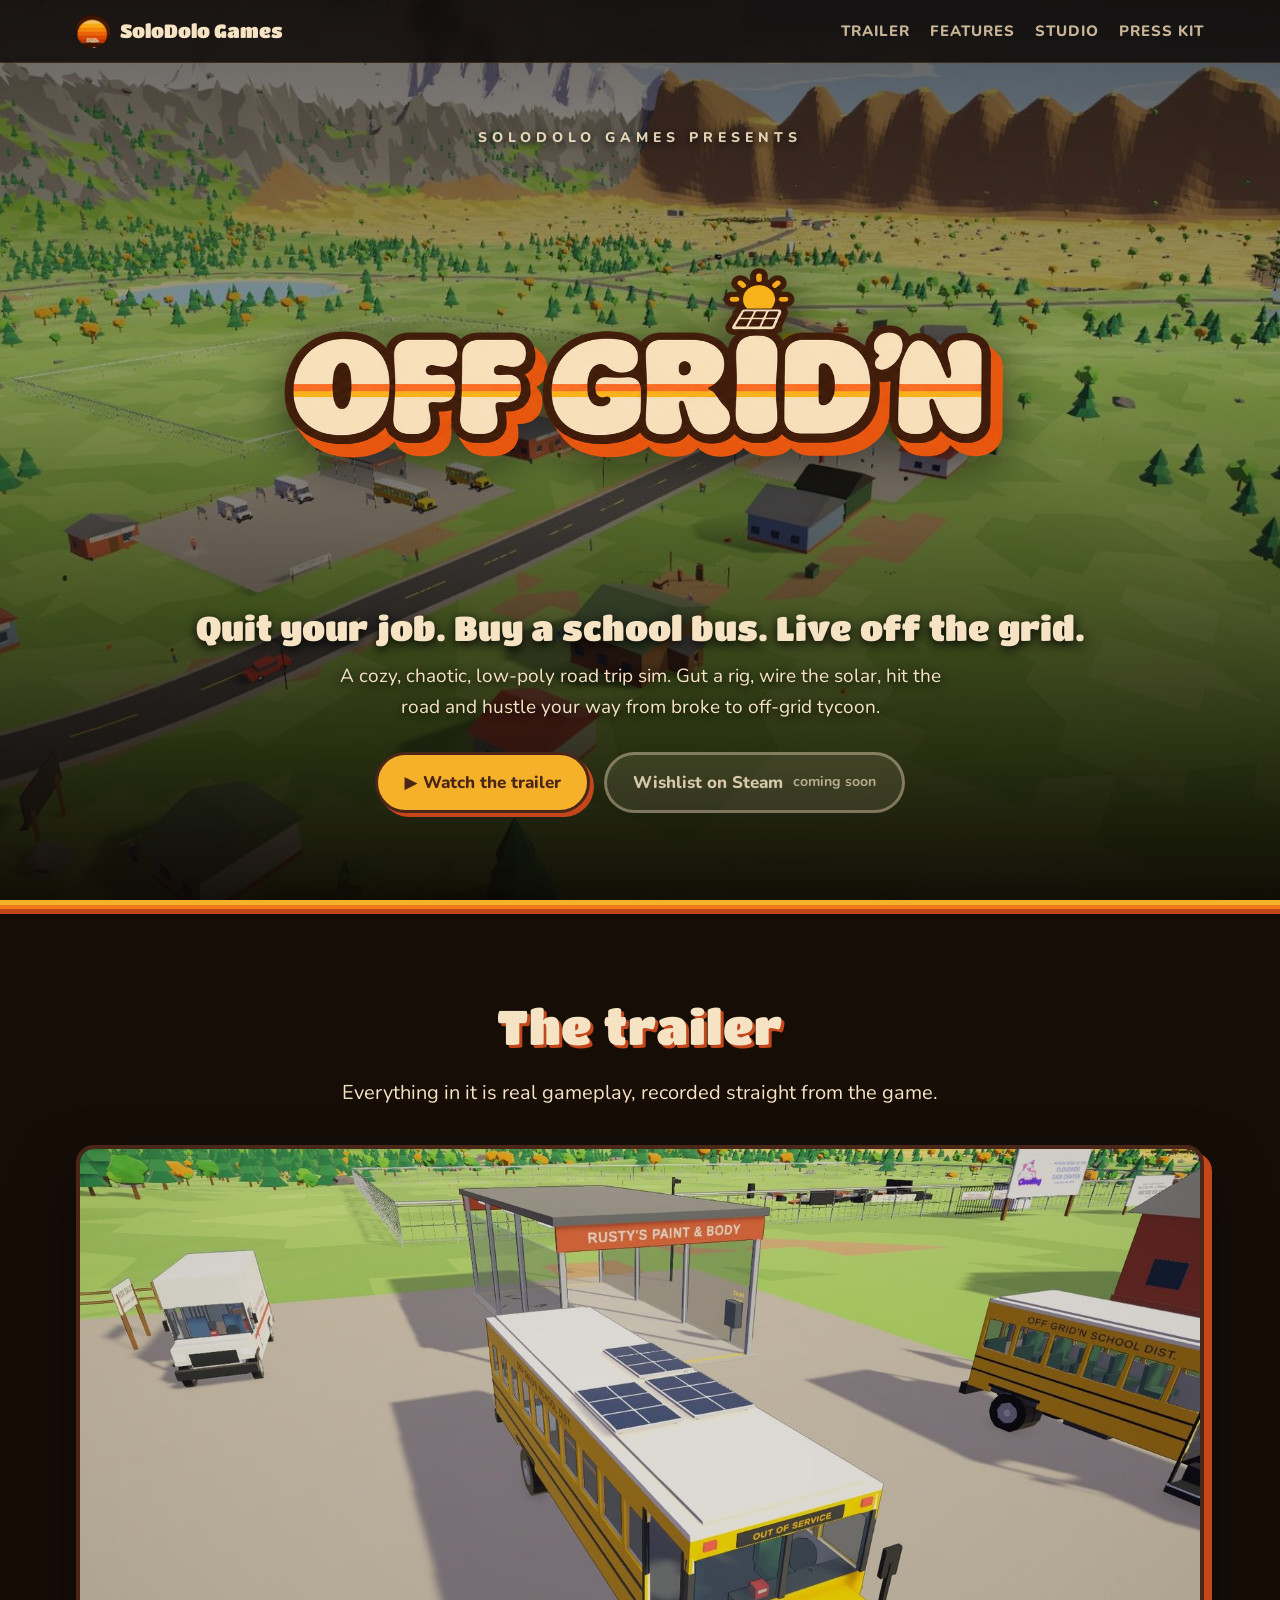
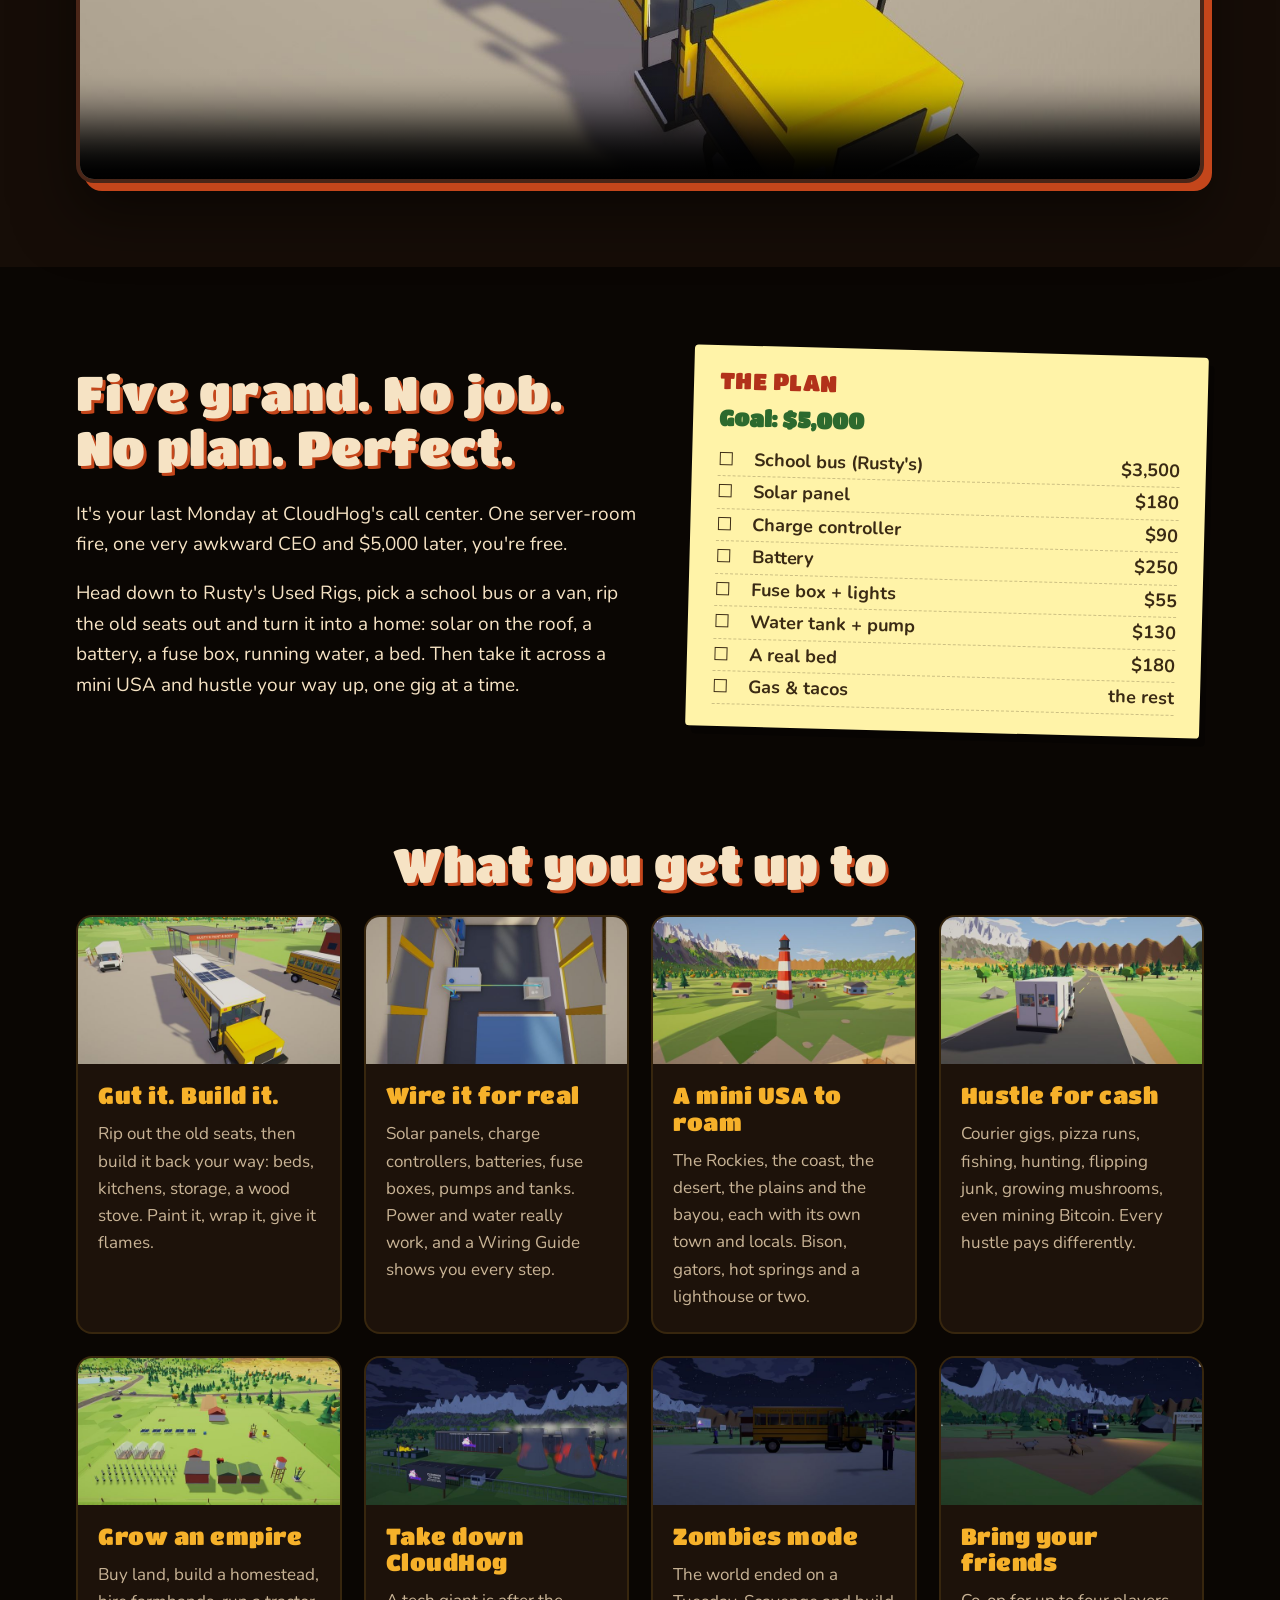
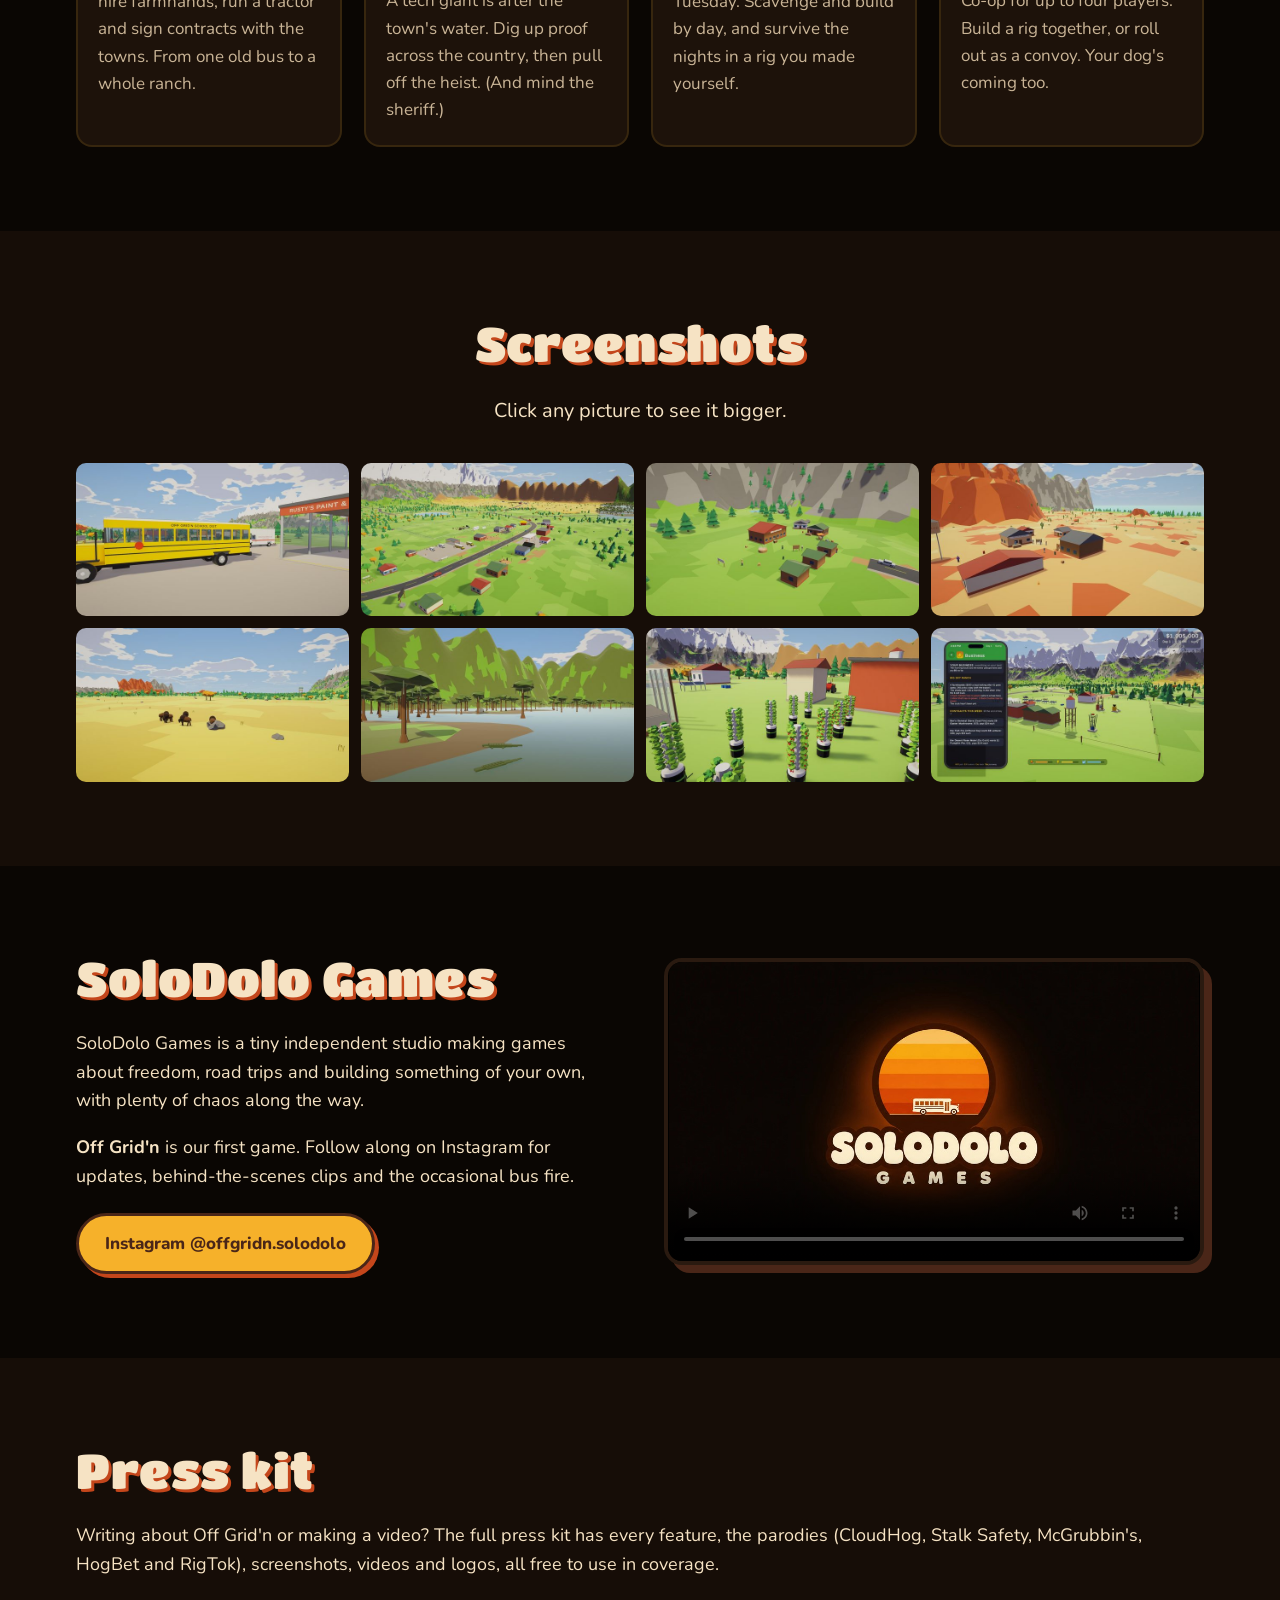
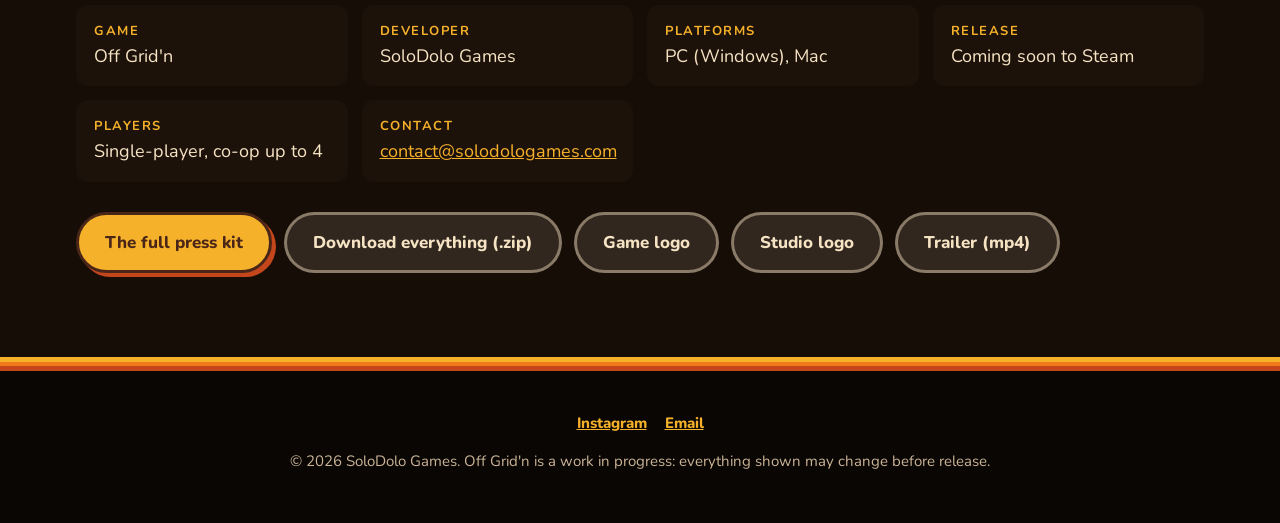
<file: index.html>
<!doctype html>
<html lang="en">
<head>
<meta charset="utf-8">
<meta name="viewport" content="width=device-width, initial-scale=1">
<title>SoloDolo Games · Off Grid'n</title>
<meta name="description" content="Off Grid'n: quit your job, buy a school bus, gut it, wire the solar and hit the road across a mini USA. A cozy-chaotic road trip sim from SoloDolo Games.">
<meta property="og:title" content="Off Grid'n · SoloDolo Games">
<meta property="og:description" content="Quit your job. Buy a school bus. Build it, wire it, live in it.">
<meta property="og:image" content="https://solodologames.com/img/share.jpg">
<meta property="og:url" content="https://solodologames.com/">
<meta property="og:type" content="website">
<meta name="twitter:card" content="summary_large_image">
<meta name="theme-color" content="#0a0603">
<link rel="icon" type="image/png" sizes="32x32" href="img/favicon-32.png">
<link rel="apple-touch-icon" href="img/apple-touch-icon.png">
<link rel="preconnect" href="https://fonts.googleapis.com">
<link rel="preconnect" href="https://fonts.gstatic.com" crossorigin>
<link href="https://fonts.googleapis.com/css2?family=Titan+One&family=Nunito:wght@400;700;800&display=swap" rel="stylesheet">
<link rel="stylesheet" href="style.css">
</head>
<body>

<!-- the SoloDolo Games intro: plays once per visit, then fades into the site -->
<div id="intro">
  <video id="intro-video" muted playsinline preload="auto" src="video/solodolo_intro.mp4" aria-label="SoloDolo Games"></video>
  <div class="intro-buttons">
    <button id="intro-sound" type="button">&#128266; Sound on</button>
    <button id="intro-skip" type="button">Skip &#8250;</button>
  </div>
</div>
<script>
  (function () {
    const intro = document.getElementById("intro");
    const video = document.getElementById("intro-video");
    let seen = false;
    try { seen = sessionStorage.getItem("introSeen") === "1"; } catch (e) {}
    const calm = window.matchMedia && window.matchMedia("(prefers-reduced-motion: reduce)").matches;
    function end() {
      if (!intro.isConnected || intro.classList.contains("gone")) return;
      try { sessionStorage.setItem("introSeen", "1"); } catch (e) {}
      intro.classList.add("gone");
      document.documentElement.classList.remove("intro-on");
      setTimeout(() => intro.remove(), 900);
    }
    if (seen || calm) { intro.remove(); return; }
    document.documentElement.classList.add("intro-on");
    video.addEventListener("ended", () => setTimeout(end, 250));
    document.getElementById("intro-skip").addEventListener("click", end);
    document.getElementById("intro-sound").addEventListener("click", () => {
      // from the top, with the sound (a click lets the browser play audio)
      video.muted = false;
      video.currentTime = 0;
      video.play().catch(() => {});
      document.getElementById("intro-sound").remove();
      clearTimeout(safety);
      safety = setTimeout(end, 9000);
    });
    document.addEventListener("keydown", e => { if (e.key === "Escape") end(); });
    let safety = setTimeout(end, 9000); // (never stuck on the intro)
    video.play().catch(e => { console.log("intro: " + e.name + " " + e.message); end(); });
  })();
</script>

<nav>
  <div class="wrap">
    <a class="brand" href="#top"><img src="img/favicon-32.png" alt="" width="34" height="34"><span>SoloDolo Games</span></a>
    <div class="links">
      <a href="#trailer">Trailer</a>
      <a class="opt" href="#features">Features</a>
      <a class="opt" href="#studio">Studio</a>
      <a href="presskit.html">Press kit</a>
    </div>
  </div>
</nav>

<header class="hero" id="top">
  <div class="bg" role="img" aria-label="Dead Pine from the air: a little mountain town in the woods"></div>
  <div class="wrap">
    <div class="presents">SoloDolo Games presents</div>
    <img class="logo" src="img/offgridn_logo.png" alt="Off Grid'n" width="1200" height="430">
    <p class="tagline">Quit your job. Buy a school bus. Live off the grid.</p>
    <p class="sub">A cozy, chaotic, low-poly road trip sim. Gut a rig, wire the solar, hit the road and hustle your way from broke to off-grid tycoon.</p>
    <div class="buttons">
      <a class="btn main" href="#trailer">&#9654; Watch the trailer</a>
      <span class="btn ghost soon" title="The Steam page is on its way">Wishlist on Steam <small>coming soon</small></span>
    </div>
  </div>
</header>
<div class="stripes"></div>

<section class="trailer" id="trailer">
  <div class="wrap center">
    <h2>The trailer</h2>
    <p class="lead">Everything in it is real gameplay, recorded straight from the game.</p>
    <div class="frame">
      <video controls preload="metadata" poster="img/shots/roof.jpg">
        <source src="video/offgridn_trailer.mp4" type="video/mp4">
      </video>
    </div>
  </div>
</section>

<section id="about">
  <div class="wrap pitch">
    <div>
      <h2>Five grand. No job. No plan. Perfect.</h2>
      <p>It's your last Monday at CloudHog's call center. One server-room fire, one very awkward CEO and $5,000 later, you're free.</p>
      <p>Head down to Rusty's Used Rigs, pick a school bus or a van, rip the old seats out and turn it into a home: solar on the roof, a battery, a fuse box, running water, a bed. Then take it across a mini USA and hustle your way up, one gig at a time.</p>
    </div>
    <div class="note" aria-label="A sticky note: the plan">
      <h3>THE PLAN</h3>
      <div class="goal">Goal: $5,000</div>
      <ul>
        <li><span>School bus (Rusty's)</span><span>$3,500</span></li>
        <li><span>Solar panel</span><span>$180</span></li>
        <li><span>Charge controller</span><span>$90</span></li>
        <li><span>Battery</span><span>$250</span></li>
        <li><span>Fuse box + lights</span><span>$55</span></li>
        <li><span>Water tank + pump</span><span>$130</span></li>
        <li><span>A real bed</span><span>$180</span></li>
        <li><span>Gas &amp; tacos</span><span>the rest</span></li>
      </ul>
    </div>
  </div>
</section>

<section id="features" style="padding-top: 20px;">
  <div class="wrap">
    <h2 class="center">What you get up to</h2>
    <div class="grid">
      <article class="card"><img src="img/shots/roof_sm.jpg" data-big="img/shots/roof.jpg" alt="A yellow school bus with solar panels on the roof" loading="lazy">
        <div><h3>Gut it. Build it.</h3><p>Rip out the old seats, then build it back your way: beds, kitchens, storage, a wood stove. Paint it, wrap it, give it flames.</p></div></article>
      <article class="card"><img src="img/shots/inside_sm.jpg" data-big="img/shots/inside.jpg" alt="Wiring a charge controller to a battery inside the bus" loading="lazy">
        <div><h3>Wire it for real</h3><p>Solar panels, charge controllers, batteries, fuse boxes, pumps and tanks. Power and water really work, and a Wiring Guide shows you every step.</p></div></article>
      <article class="card"><img src="img/shots/coast_sm.jpg" data-big="img/shots/coast.jpg" alt="A lighthouse town on the coast" loading="lazy">
        <div><h3>A mini USA to roam</h3><p>The Rockies, the coast, the desert, the plains and the bayou, each with its own town and locals. Bison, gators, hot springs and a lighthouse or two.</p></div></article>
      <article class="card"><img src="img/shots/drive_sm.jpg" data-big="img/shots/drive.jpg" alt="Driving a van down a mountain road" loading="lazy">
        <div><h3>Hustle for cash</h3><p>Courier gigs, pizza runs, fishing, hunting, flipping junk, growing mushrooms, even mining Bitcoin. Every hustle pays differently.</p></div></article>
      <article class="card"><img src="img/shots/ranch_sm.jpg" data-big="img/shots/ranch.jpg" alt="A big farm with greenhouses, solar and a water tower" loading="lazy">
        <div><h3>Grow an empire</h3><p>Buy land, build a homestead, hire farmhands, run a tractor and sign contracts with the towns. From one old bus to a whole ranch.</p></div></article>
      <article class="card"><img src="img/shots/finale_sm.jpg" data-big="img/shots/finale.jpg" alt="The CloudHog data center on fire at night" loading="lazy">
        <div><h3>Take down CloudHog</h3><p>A tech giant is after the town's water. Dig up proof across the country, then pull off the heist. (And mind the sheriff.)</p></div></article>
      <article class="card"><img src="img/shots/zombies_sm.jpg" data-big="img/shots/zombies.jpg" alt="Zombies shuffling up to a school bus at night" loading="lazy">
        <div><h3>Zombies mode</h3><p>The world ended on a Tuesday. Scavenge and build by day, and survive the nights in a rig you made yourself.</p></div></article>
      <article class="card"><img src="img/shots/camp_sm.jpg" data-big="img/shots/camp.jpg" alt="A campsite at night with a dog by the fire" loading="lazy">
        <div><h3>Bring your friends</h3><p>Co-op for up to four players. Build a rig together, or roll out as a convoy. Your dog's coming too.</p></div></article>
    </div>
  </div>
</section>

<section class="gallery" id="gallery">
  <div class="wrap">
    <h2 class="center">Screenshots</h2>
    <p class="lead center">Click any picture to see it bigger.</p>
    <div class="shots">
      <img src="img/shots/rusty_sm.jpg" data-big="img/shots/rusty.jpg" alt="A school bus outside Rusty's Paint and Body" loading="lazy">
      <img src="img/shots/hero_sm.jpg" data-big="img/shots/hero.jpg" alt="Dead Pine from the air" loading="lazy">
      <img src="img/shots/summit_sm.jpg" data-big="img/shots/summit.jpg" alt="A mountain town in the Rockies" loading="lazy">
      <img src="img/shots/desert_sm.jpg" data-big="img/shots/desert.jpg" alt="A desert town under red rock" loading="lazy">
      <img src="img/shots/plains_sm.jpg" data-big="img/shots/plains.jpg" alt="Bison on the plains" loading="lazy">
      <img src="img/shots/bayou_sm.jpg" data-big="img/shots/bayou.jpg" alt="Gators in the bayou" loading="lazy">
      <img src="img/shots/towers_sm.jpg" data-big="img/shots/towers.jpg" alt="Hydroponic grow towers on a homestead" loading="lazy">
      <img src="img/shots/phone_sm.jpg" data-big="img/shots/phone.jpg" alt="The phone's Business app over the farm" loading="lazy">
    </div>
  </div>
</section>

<section id="studio">
  <div class="wrap studio">
    <div>
      <h2>SoloDolo Games</h2>
      <p>SoloDolo Games is a tiny independent studio making games about freedom, road trips and building something of your own, with plenty of chaos along the way.</p>
      <p><b>Off Grid'n</b> is our first game. Follow along on Instagram for updates, behind-the-scenes clips and the occasional bus fire.</p>
      <div class="buttons" style="justify-content: flex-start; margin-top: 22px;">
        <a class="btn main" href="https://instagram.com/offgridn.solodolo" target="_blank" rel="noopener">Instagram @offgridn.solodolo</a>
      </div>
    </div>
    <div class="frame">
      <video controls preload="metadata" poster="img/solodolo_logo.jpg" aria-label="The SoloDolo Games logo animation">
        <source src="video/solodolo_intro.mp4" type="video/mp4">
      </video>
    </div>
  </div>
</section>

<section class="press" id="press">
  <div class="wrap">
    <h2>Press kit</h2>
    <p>Writing about Off Grid'n or making a video? The full press kit has every feature, the parodies (CloudHog, Stalk Safety, McGrubbin's, HogBet and RigTok), screenshots, videos and logos, all free to use in coverage.</p>
    <div class="facts">
      <div class="fact"><b>Game</b>Off Grid'n</div>
      <div class="fact"><b>Developer</b>SoloDolo Games</div>
      <div class="fact"><b>Platforms</b>PC (Windows), Mac</div>
      <div class="fact"><b>Release</b>Coming soon to Steam</div>
      <div class="fact"><b>Players</b>Single-player, co-op up to 4</div>
      <div class="fact"><b>Contact</b><a href="mailto:contact@solodologames.com">contact@solodologames.com</a></div>
    </div>
    <div class="downloads">
      <a class="btn main" href="presskit.html">The full press kit</a>
      <a class="btn ghost" href="presskit.zip" download>Download everything (.zip)</a>
      <a class="btn ghost" href="img/offgridn_logo.png" download>Game logo</a>
      <a class="btn ghost" href="img/solodolo_logo.jpg" download>Studio logo</a>
      <a class="btn ghost" href="video/offgridn_trailer.mp4" download>Trailer (mp4)</a>
    </div>
  </div>
</section>

<div class="stripes"></div>
<footer>
  <div class="social">
    <a href="https://instagram.com/offgridn.solodolo" target="_blank" rel="noopener">Instagram</a>
    <a href="mailto:contact@solodologames.com">Email</a>
  </div>
  &copy; 2026 SoloDolo Games. Off Grid'n is a work in progress: everything shown may change before release.
</footer>

<div id="box" role="dialog" aria-label="Screenshot, bigger"><img alt=""></div>

<script>
  // click a screenshot to see it bigger; click anywhere (or Esc) to close
  const box = document.getElementById("box");
  const big = box.querySelector("img");
  document.querySelectorAll("img[data-big]").forEach(img => img.addEventListener("click", () => {
    big.src = img.dataset.big;
    big.alt = img.alt;
    box.classList.add("open");
  }));
  box.addEventListener("click", () => box.classList.remove("open"));
  document.addEventListener("keydown", e => { if (e.key === "Escape") box.classList.remove("open"); });
</script>
</body>
</html>
</file>
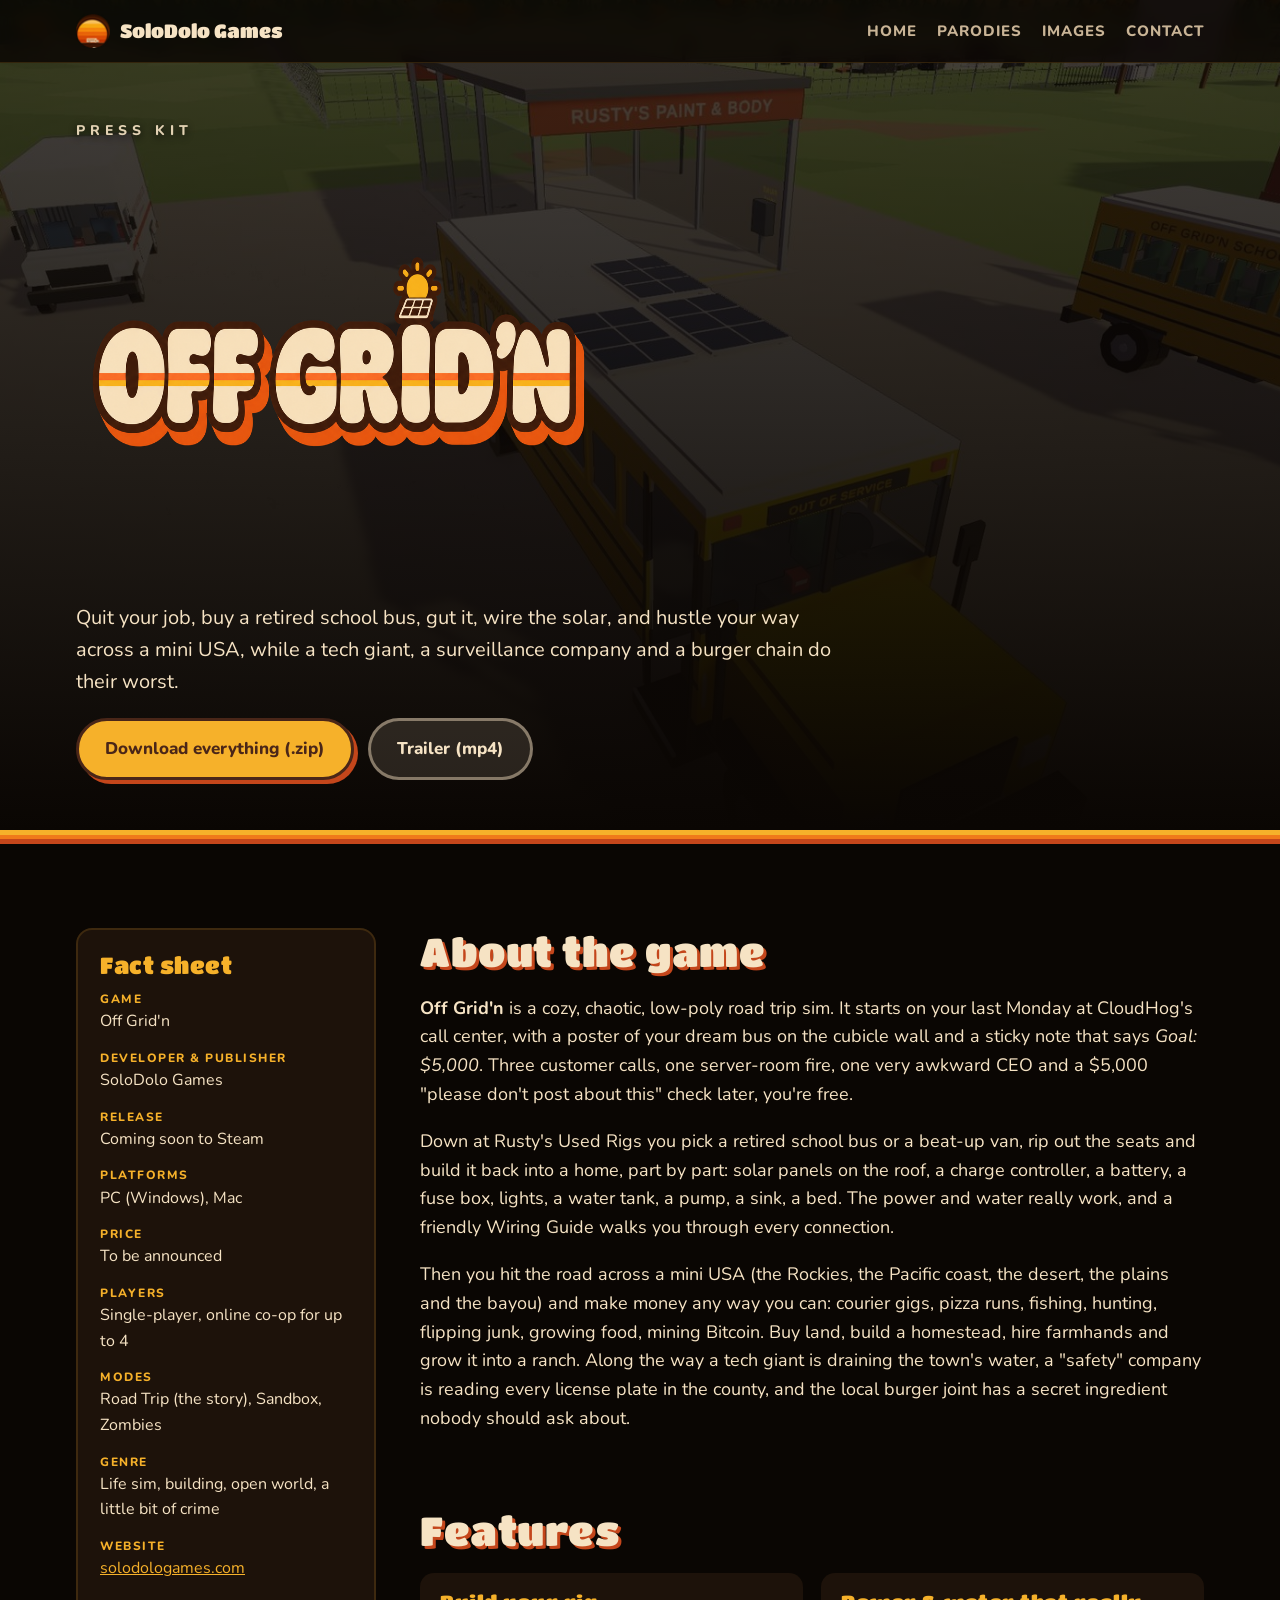
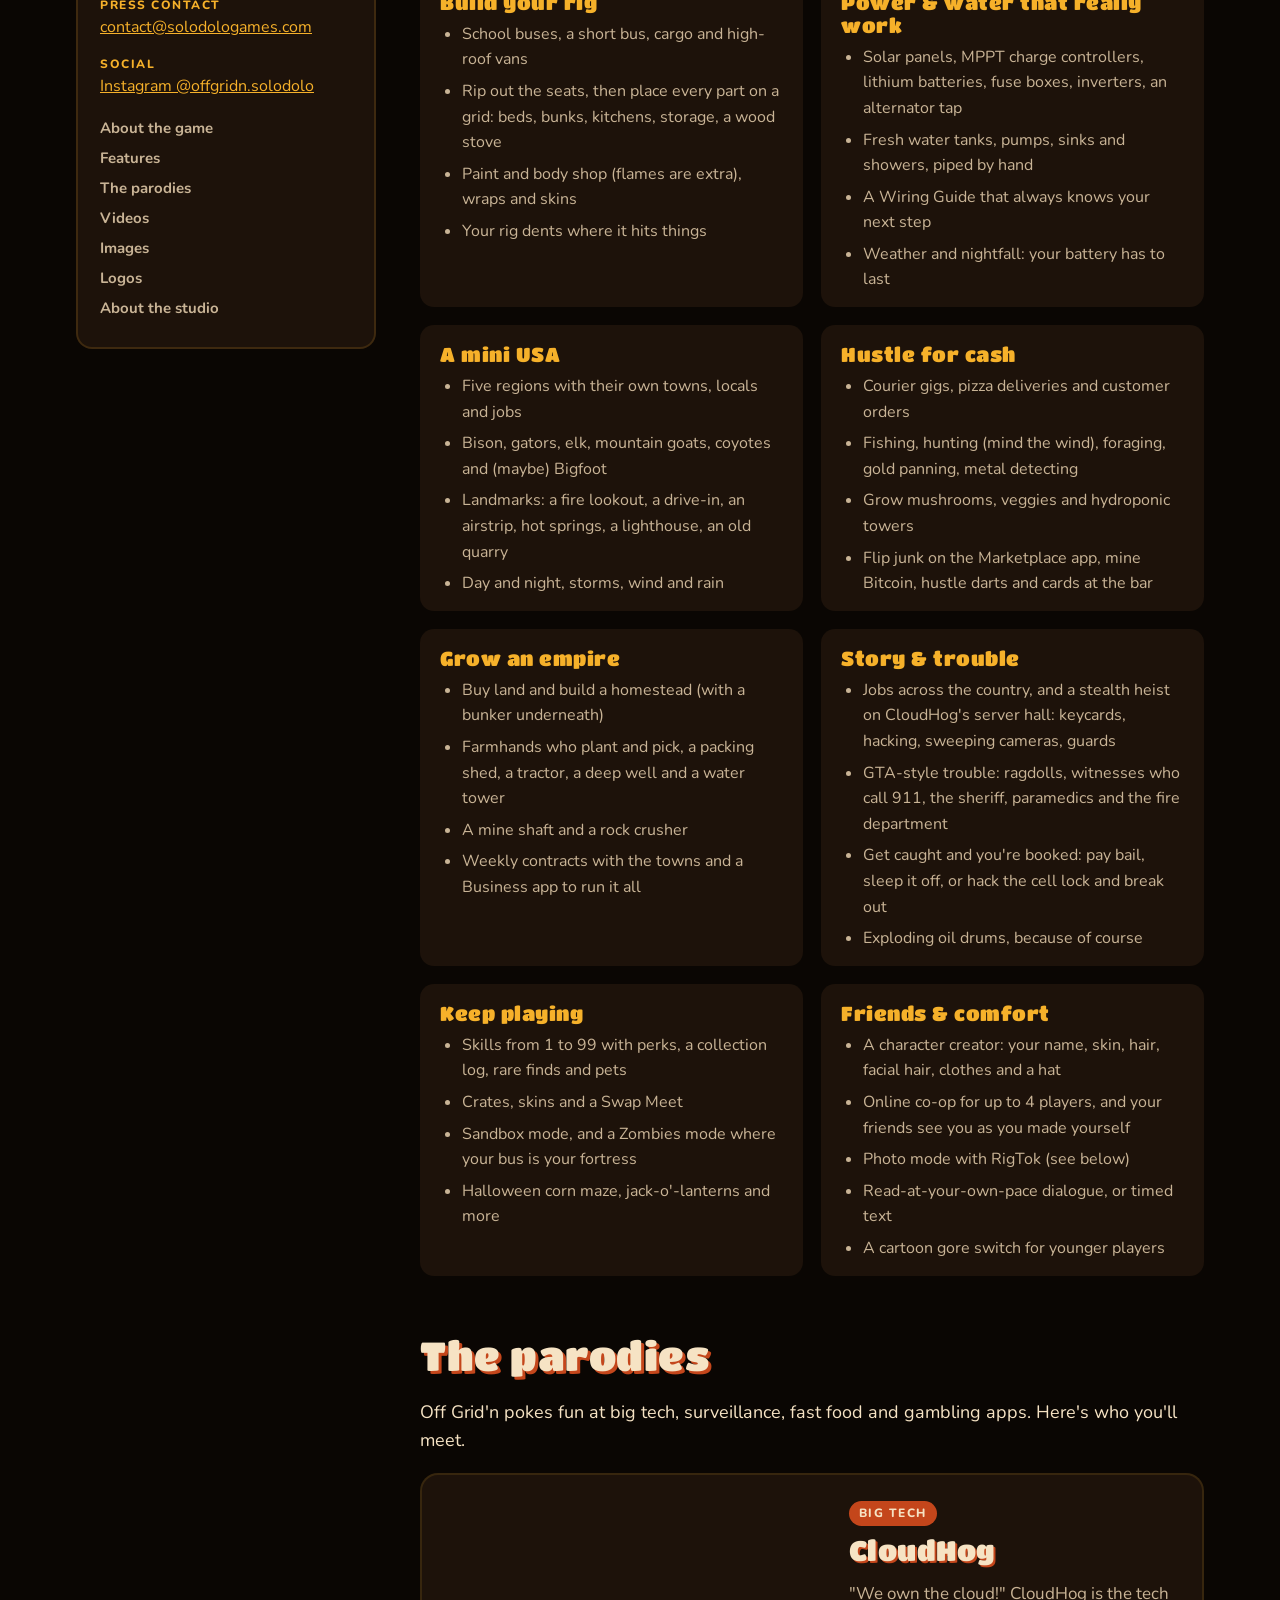
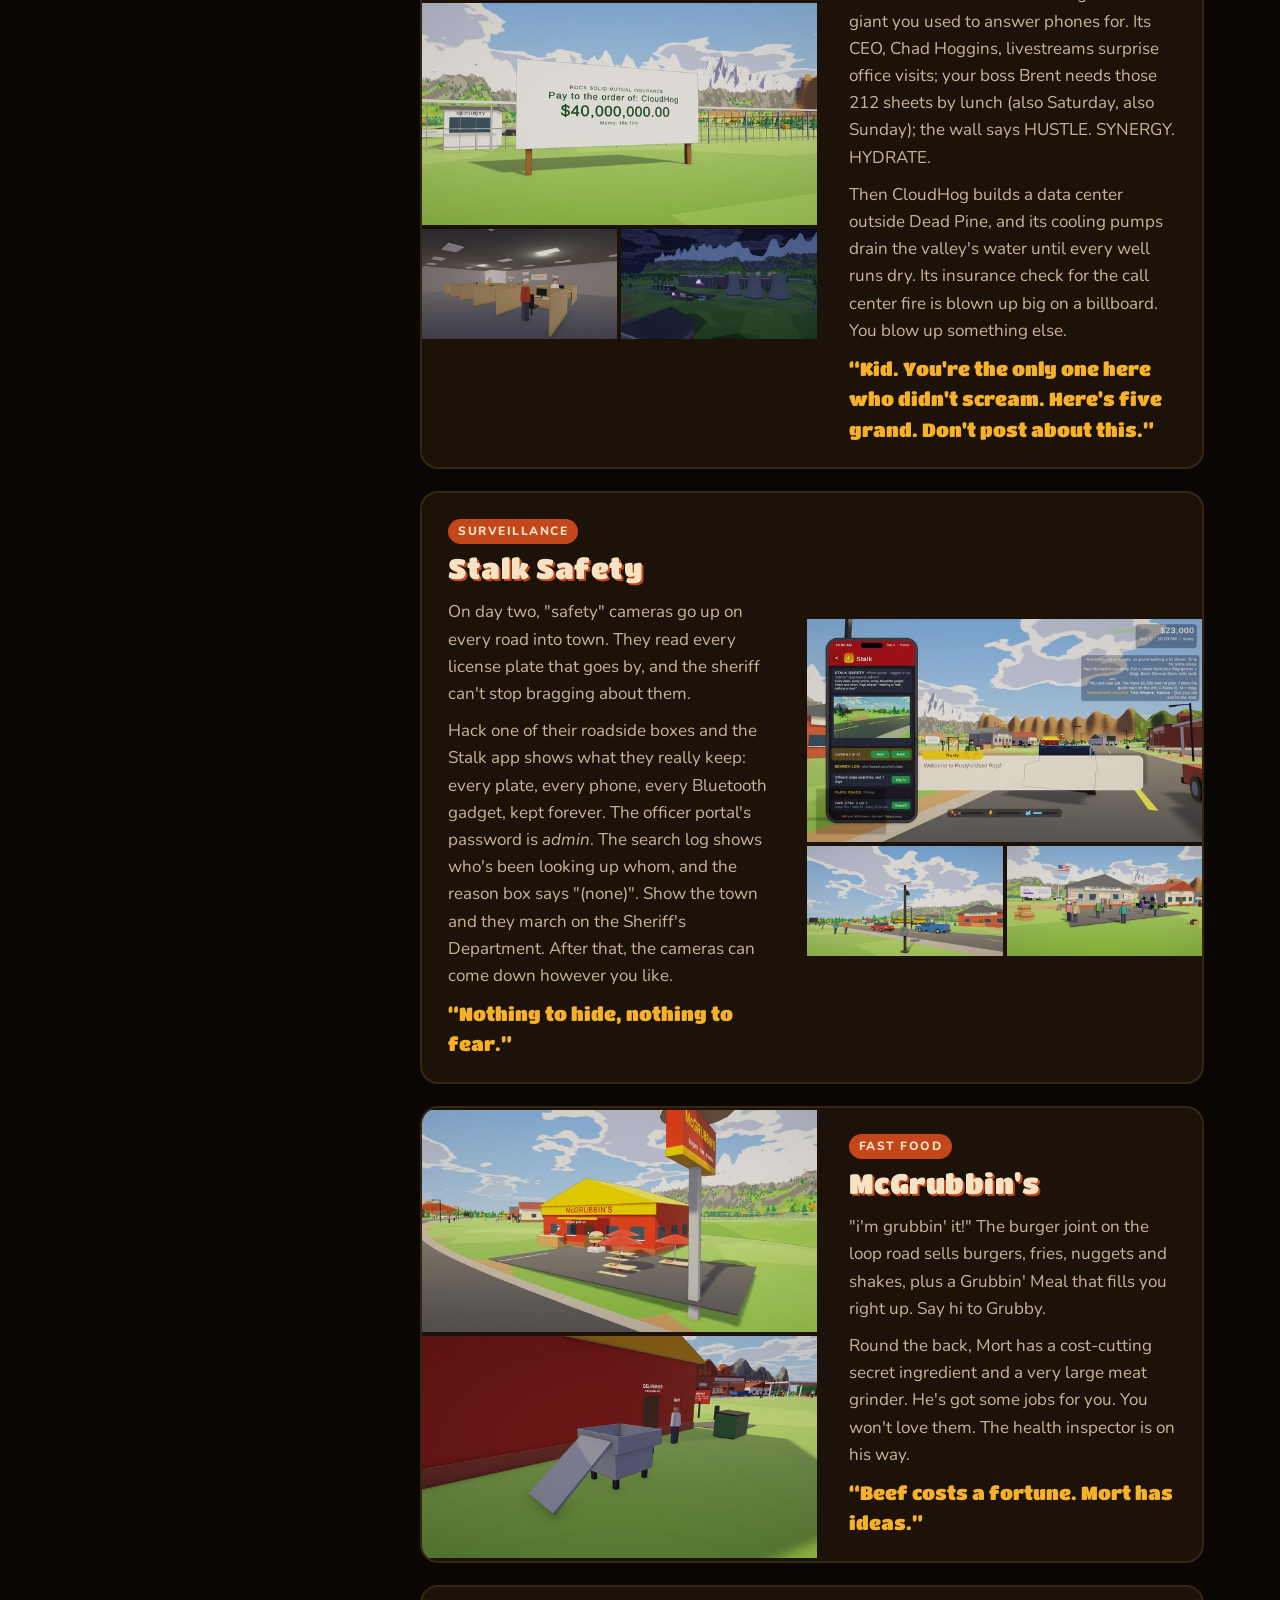
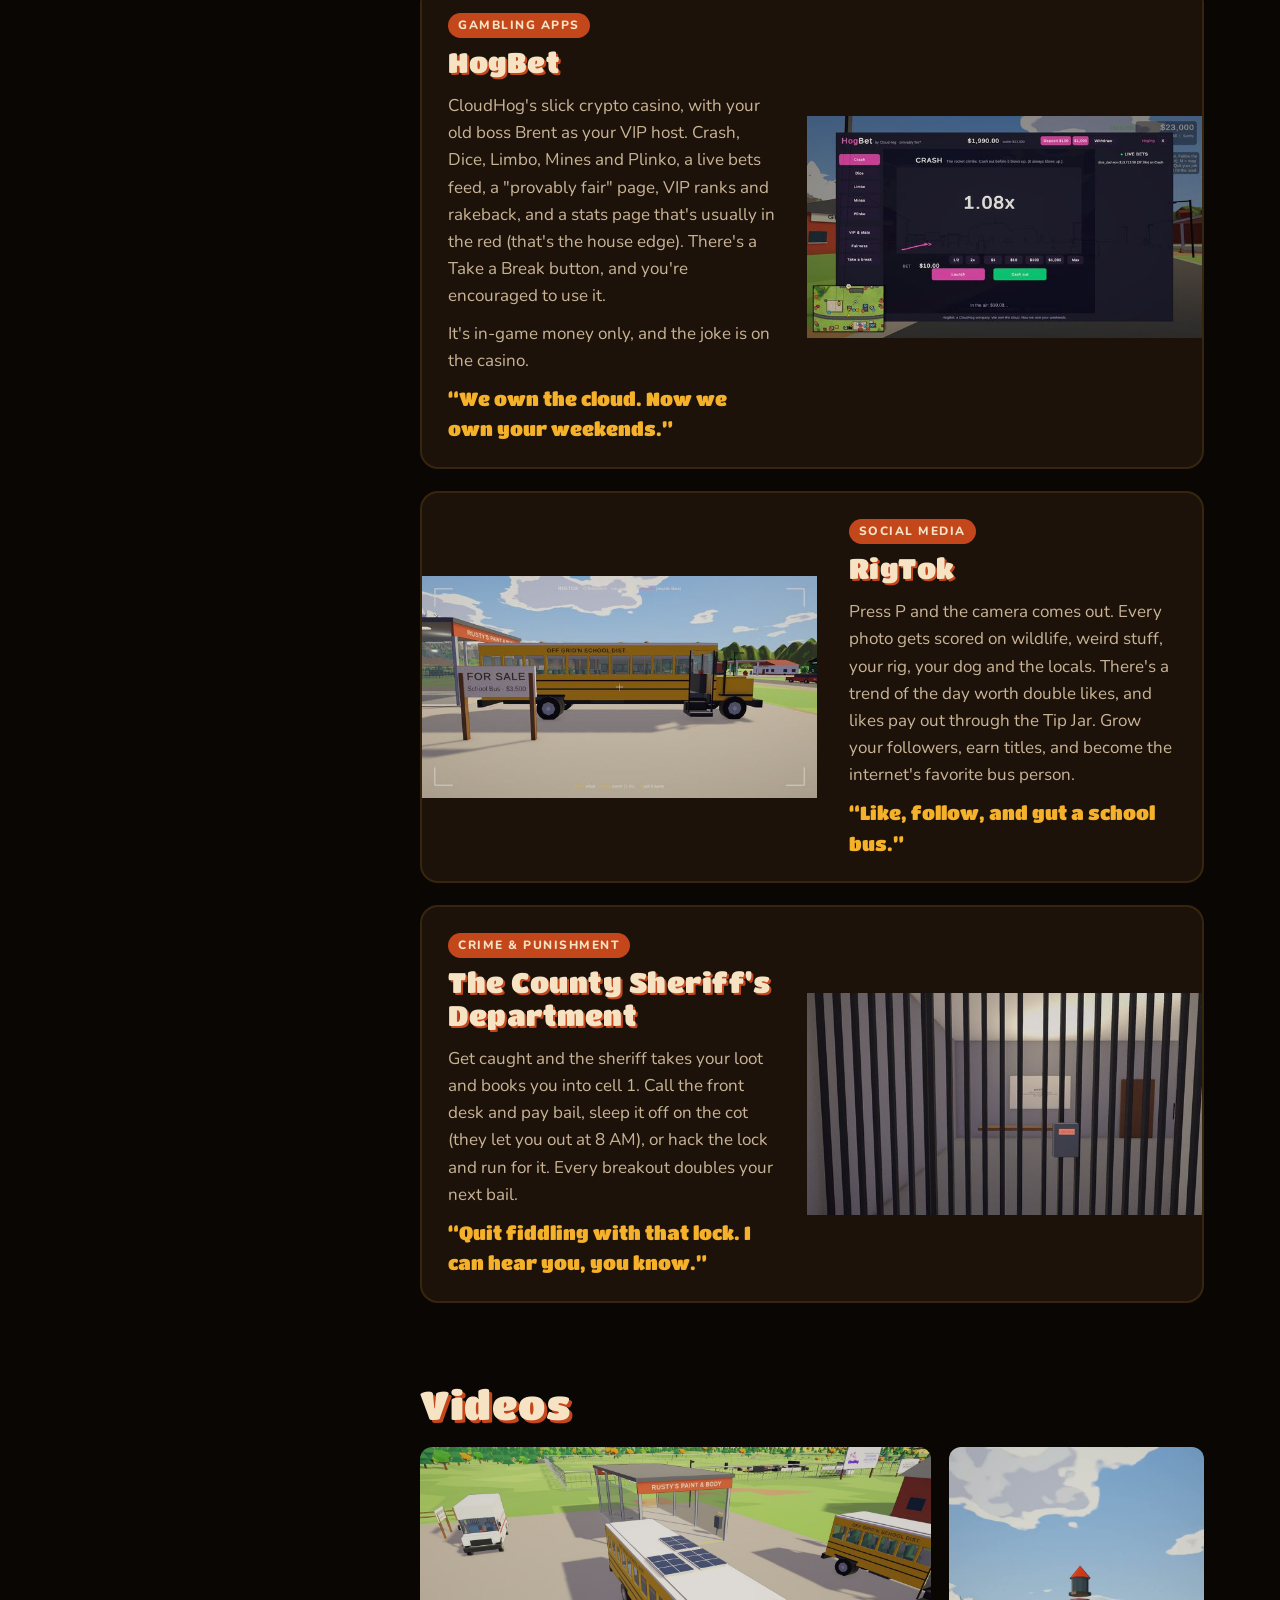
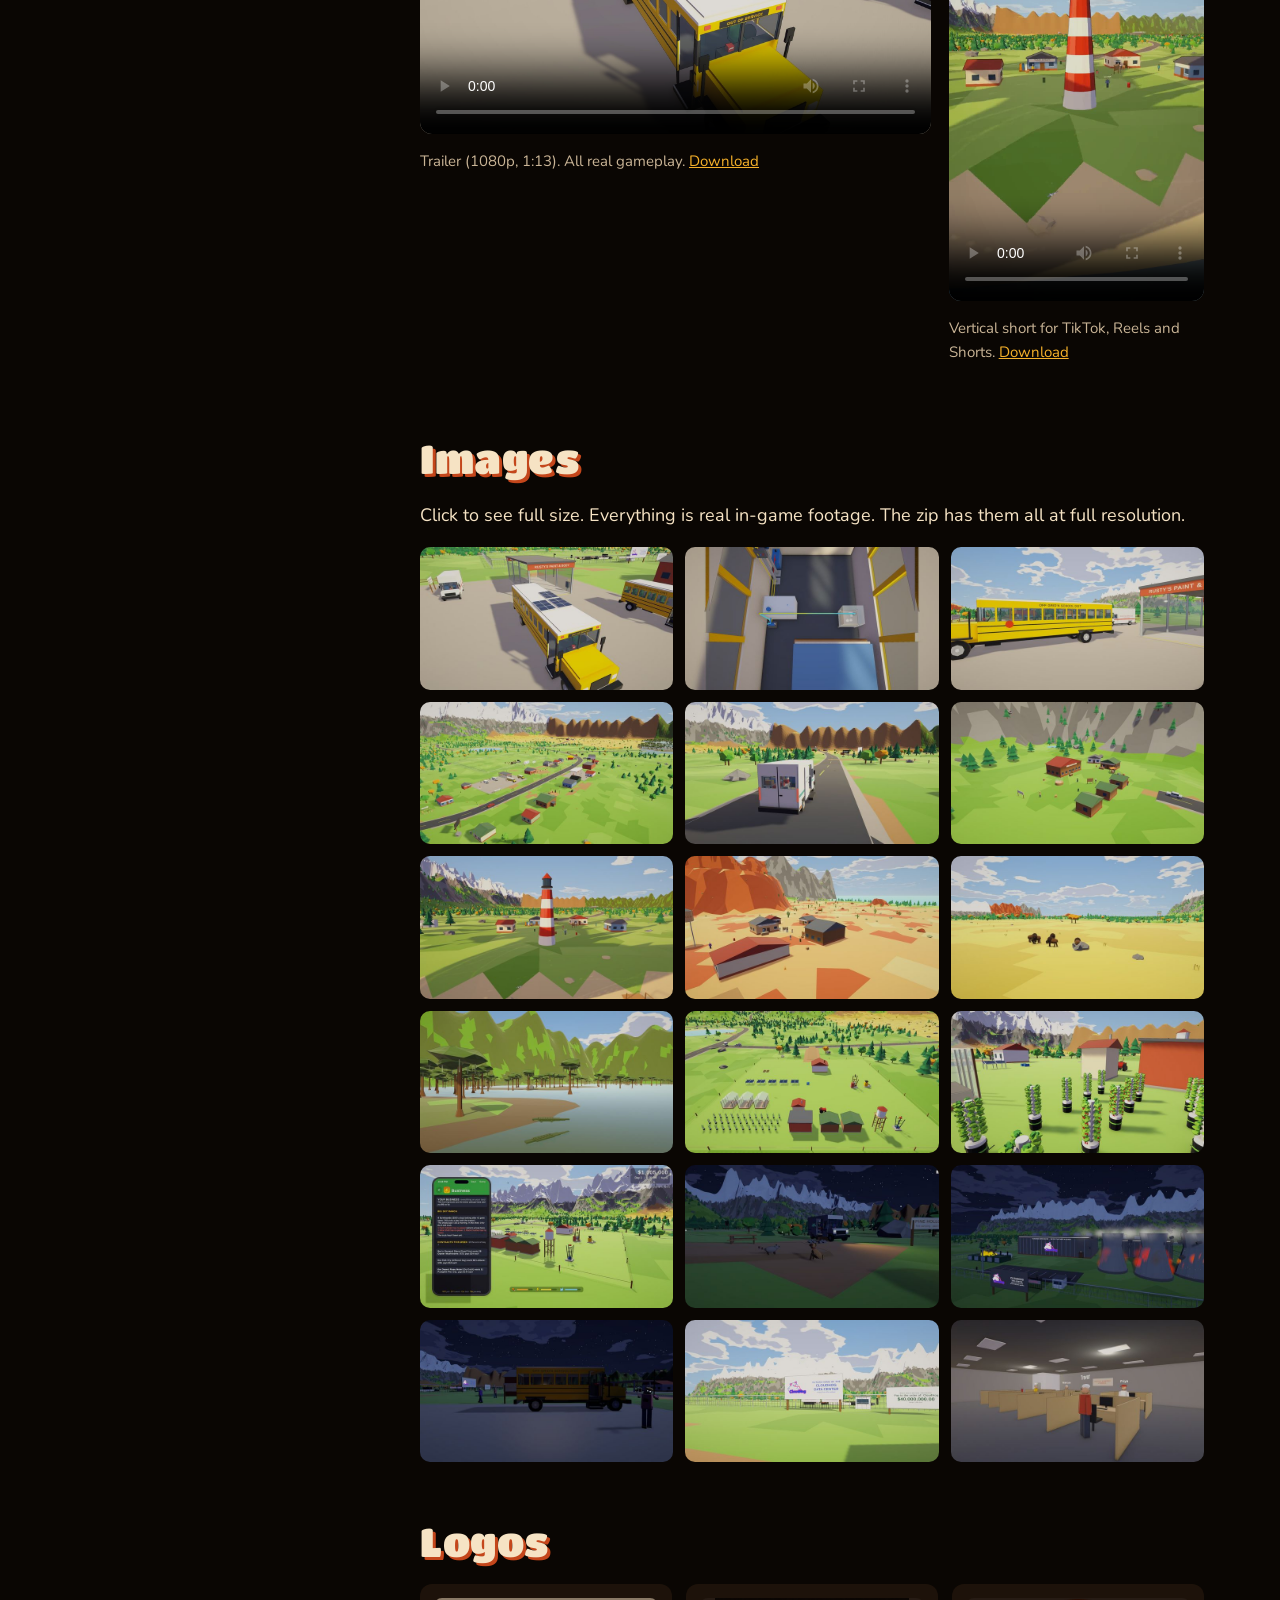
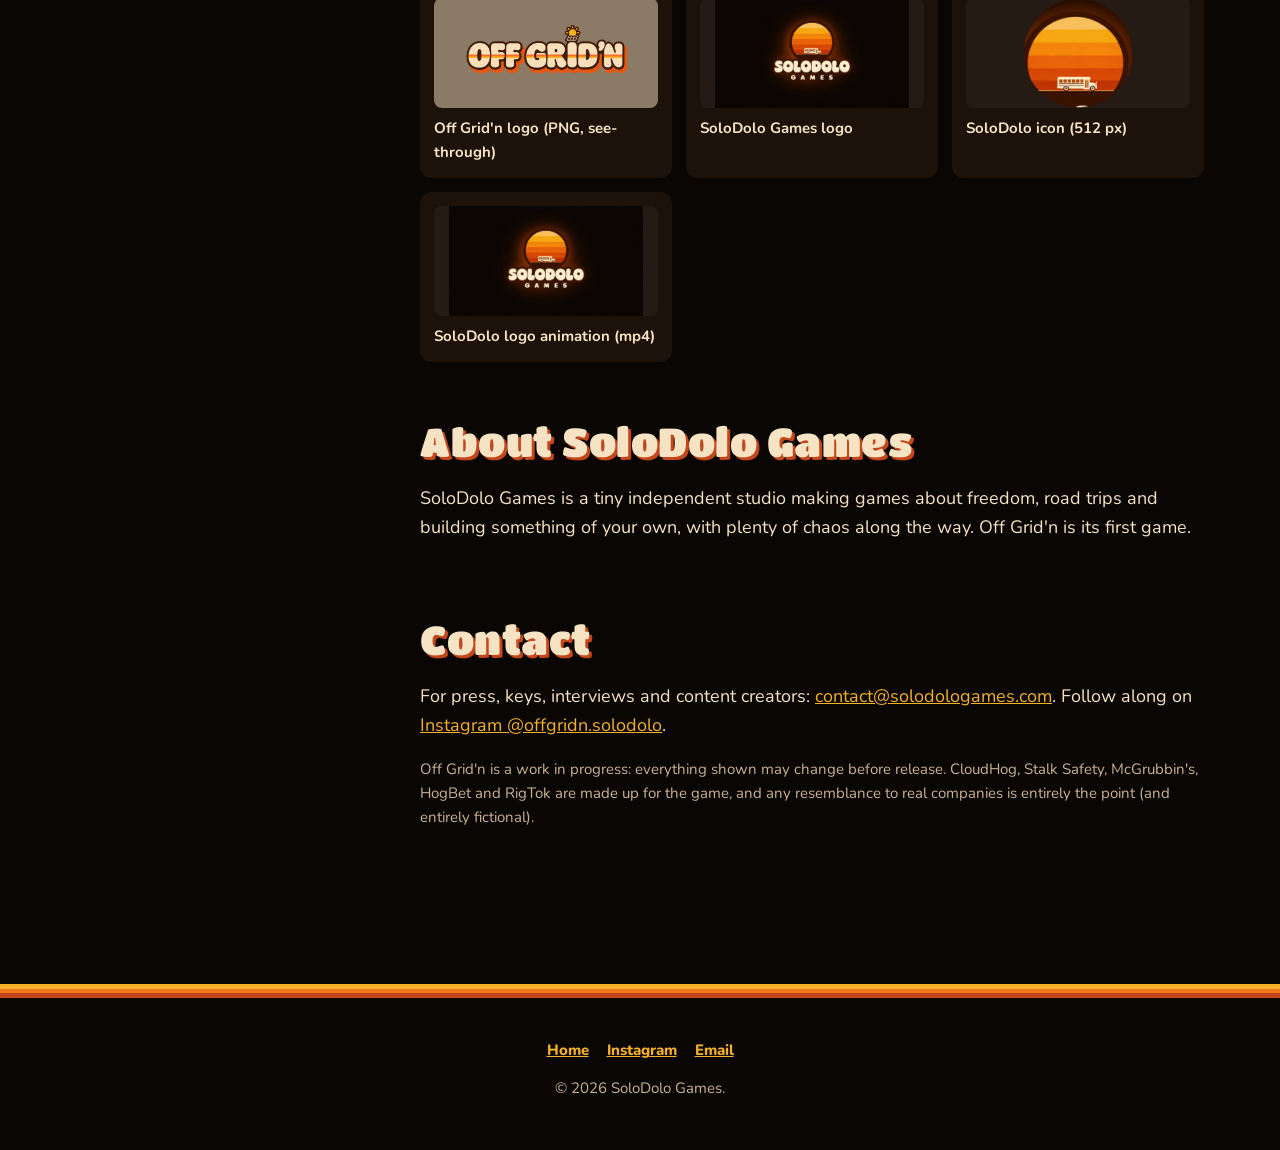
<file: presskit.html>
<!doctype html>
<html lang="en">
<head>
<meta charset="utf-8">
<meta name="viewport" content="width=device-width, initial-scale=1">
<title>Off Grid'n Press Kit · SoloDolo Games</title>
<meta name="description" content="Press kit for Off Grid'n by SoloDolo Games: fact sheet, features, the parodies (CloudHog, Stalk Safety, McGrubbin's, HogBet, RigTok), screenshots, trailer and logos.">
<meta property="og:title" content="Off Grid'n press kit">
<meta property="og:description" content="Fact sheet, features, screenshots, trailer and logos for Off Grid'n.">
<meta property="og:image" content="https://solodologames.com/img/share.jpg">
<meta property="og:url" content="https://solodologames.com/presskit.html">
<meta name="twitter:card" content="summary_large_image">
<meta name="theme-color" content="#0a0603">
<link rel="icon" type="image/png" sizes="32x32" href="img/favicon-32.png">
<link rel="apple-touch-icon" href="img/apple-touch-icon.png">
<link rel="preconnect" href="https://fonts.googleapis.com">
<link rel="preconnect" href="https://fonts.gstatic.com" crossorigin>
<link href="https://fonts.googleapis.com/css2?family=Titan+One&family=Nunito:wght@400;700;800&display=swap" rel="stylesheet">
<link rel="stylesheet" href="style.css">
</head>
<body>

<nav>
  <div class="wrap">
    <a class="brand" href="index.html"><img src="img/favicon-32.png" alt="" width="34" height="34"><span>SoloDolo Games</span></a>
    <div class="links">
      <a href="index.html">Home</a>
      <a class="opt" href="#parodies">Parodies</a>
      <a class="opt" href="#images">Images</a>
      <a href="#contact">Contact</a>
    </div>
  </div>
</nav>

<header class="pk-head">
  <div class="wrap">
    <div class="presents">Press kit</div>
    <img class="logo" src="img/offgridn_logo.png" alt="Off Grid'n" width="1200" height="430">
    <p>Quit your job, buy a retired school bus, gut it, wire the solar, and hustle your way across a mini USA, while a tech giant, a surveillance company and a burger chain do their worst.</p>
    <div class="buttons" style="justify-content: flex-start;">
      <a class="btn main" href="presskit.zip" download>Download everything (.zip)</a>
      <a class="btn ghost" href="video/offgridn_trailer.mp4" download>Trailer (mp4)</a>
    </div>
  </div>
</header>
<div class="stripes"></div>

<section>
  <div class="wrap pk">
    <aside>
      <h3>Fact sheet</h3>
      <dl>
        <dt>Game</dt><dd>Off Grid'n</dd>
        <dt>Developer &amp; publisher</dt><dd>SoloDolo Games</dd>
        <dt>Release</dt><dd>Coming soon to Steam</dd>
        <dt>Platforms</dt><dd>PC (Windows), Mac</dd>
        <dt>Price</dt><dd>To be announced</dd>
        <dt>Players</dt><dd>Single-player, online co-op for up to 4</dd>
        <dt>Modes</dt><dd>Road Trip (the story), Sandbox, Zombies</dd>
        <dt>Genre</dt><dd>Life sim, building, open world, a little bit of crime</dd>
        <dt>Website</dt><dd><a href="https://solodologames.com">solodologames.com</a></dd>
        <dt>Press contact</dt><dd><a href="mailto:contact@solodologames.com">contact@solodologames.com</a></dd>
        <dt>Social</dt><dd><a href="https://instagram.com/offgridn.solodolo" target="_blank" rel="noopener">Instagram @offgridn.solodolo</a></dd>
      </dl>
      <div class="toc" style="margin: 6px 0 16px;">
        <a href="#about">About the game</a>
        <a href="#features">Features</a>
        <a href="#parodies">The parodies</a>
        <a href="#videos">Videos</a>
        <a href="#images">Images</a>
        <a href="#logos">Logos</a>
        <a href="#studio">About the studio</a>
      </div>
    </aside>

    <main>
      <section id="about">
        <h2>About the game</h2>
        <p><b>Off Grid'n</b> is a cozy, chaotic, low-poly road trip sim. It starts on your last Monday at CloudHog's call center, with a poster of your dream bus on the cubicle wall and a sticky note that says <i>Goal: $5,000</i>. Three customer calls, one server-room fire, one very awkward CEO and a $5,000 "please don't post about this" check later, you're free.</p>
        <p>Down at Rusty's Used Rigs you pick a retired school bus or a beat-up van, rip out the seats and build it back into a home, part by part: solar panels on the roof, a charge controller, a battery, a fuse box, lights, a water tank, a pump, a sink, a bed. The power and water really work, and a friendly Wiring Guide walks you through every connection.</p>
        <p>Then you hit the road across a mini USA (the Rockies, the Pacific coast, the desert, the plains and the bayou) and make money any way you can: courier gigs, pizza runs, fishing, hunting, flipping junk, growing food, mining Bitcoin. Buy land, build a homestead, hire farmhands and grow it into a ranch. Along the way a tech giant is draining the town's water, a "safety" company is reading every license plate in the county, and the local burger joint has a secret ingredient nobody should ask about.</p>
      </section>

      <section id="features">
        <h2>Features</h2>
        <div class="feature-groups">
          <div class="fgroup"><h3>Build your rig</h3><ul>
            <li>School buses, a short bus, cargo and high-roof vans</li>
            <li>Rip out the seats, then place every part on a grid: beds, bunks, kitchens, storage, a wood stove</li>
            <li>Paint and body shop (flames are extra), wraps and skins</li>
            <li>Your rig dents where it hits things</li>
          </ul></div>
          <div class="fgroup"><h3>Power &amp; water that really work</h3><ul>
            <li>Solar panels, MPPT charge controllers, lithium batteries, fuse boxes, inverters, an alternator tap</li>
            <li>Fresh water tanks, pumps, sinks and showers, piped by hand</li>
            <li>A Wiring Guide that always knows your next step</li>
            <li>Weather and nightfall: your battery has to last</li>
          </ul></div>
          <div class="fgroup"><h3>A mini USA</h3><ul>
            <li>Five regions with their own towns, locals and jobs</li>
            <li>Bison, gators, elk, mountain goats, coyotes and (maybe) Bigfoot</li>
            <li>Landmarks: a fire lookout, a drive-in, an airstrip, hot springs, a lighthouse, an old quarry</li>
            <li>Day and night, storms, wind and rain</li>
          </ul></div>
          <div class="fgroup"><h3>Hustle for cash</h3><ul>
            <li>Courier gigs, pizza deliveries and customer orders</li>
            <li>Fishing, hunting (mind the wind), foraging, gold panning, metal detecting</li>
            <li>Grow mushrooms, veggies and hydroponic towers</li>
            <li>Flip junk on the Marketplace app, mine Bitcoin, hustle darts and cards at the bar</li>
          </ul></div>
          <div class="fgroup"><h3>Grow an empire</h3><ul>
            <li>Buy land and build a homestead (with a bunker underneath)</li>
            <li>Farmhands who plant and pick, a packing shed, a tractor, a deep well and a water tower</li>
            <li>A mine shaft and a rock crusher</li>
            <li>Weekly contracts with the towns and a Business app to run it all</li>
          </ul></div>
          <div class="fgroup"><h3>Story &amp; trouble</h3><ul>
            <li>Jobs across the country, and a stealth heist on CloudHog's server hall: keycards, hacking, sweeping cameras, guards</li>
            <li>GTA-style trouble: ragdolls, witnesses who call 911, the sheriff, paramedics and the fire department</li>
            <li>Get caught and you're booked: pay bail, sleep it off, or hack the cell lock and break out</li>
            <li>Exploding oil drums, because of course</li>
          </ul></div>
          <div class="fgroup"><h3>Keep playing</h3><ul>
            <li>Skills from 1 to 99 with perks, a collection log, rare finds and pets</li>
            <li>Crates, skins and a Swap Meet</li>
            <li>Sandbox mode, and a Zombies mode where your bus is your fortress</li>
            <li>Halloween corn maze, jack-o'-lanterns and more</li>
          </ul></div>
          <div class="fgroup"><h3>Friends &amp; comfort</h3><ul>
            <li>A character creator: your name, skin, hair, facial hair, clothes and a hat</li>
            <li>Online co-op for up to 4 players, and your friends see you as you made yourself</li>
            <li>Photo mode with RigTok (see below)</li>
            <li>Read-at-your-own-pace dialogue, or timed text</li>
            <li>A cartoon gore switch for younger players</li>
          </ul></div>
        </div>
      </section>

      <section id="parodies">
        <h2>The parodies</h2>
        <p>Off Grid'n pokes fun at big tech, surveillance, fast food and gambling apps. Here's who you'll meet.</p>

        <article class="parody">
          <div class="pics two">
            <img src="img/press/cloudhog_check_sm.jpg" data-big="img/press/cloudhog_check.jpg" alt="A giant insurance check: Pay to the order of CloudHog, $40,000,000.00, memo: the fire" loading="lazy">
            <img src="img/press/callcenter_sm.jpg" data-big="img/press/callcenter.jpg" alt="Cubicles at the CloudHog Customer Success Center" loading="lazy">
            <img src="img/press/cloudhog_online_sm.jpg" data-big="img/press/cloudhog_online.jpg" alt="The CloudHog data center at night with its cooling towers steaming" loading="lazy">
          </div>
          <div class="words">
            <span class="tag">Big tech</span>
            <h3>CloudHog</h3>
            <p>"We own the cloud!" CloudHog is the tech giant you used to answer phones for. Its CEO, Chad Hoggins, livestreams surprise office visits; your boss Brent needs those 212 sheets by lunch (also Saturday, also Sunday); the wall says HUSTLE. SYNERGY. HYDRATE.</p>
            <p>Then CloudHog builds a data center outside Dead Pine, and its cooling pumps drain the valley's water until every well runs dry. Its insurance check for the call center fire is blown up big on a billboard. You blow up something else.</p>
            <q>Kid. You're the only one here who didn't scream. Here's five grand. Don't post about this.</q>
          </div>
        </article>

        <article class="parody">
          <div class="pics two">
            <img src="img/press/stalk_app_sm.jpg" data-big="img/press/stalk_app.jpg" alt="The Stalk Safety officer portal on the phone, logged in as admin" loading="lazy">
            <img src="img/press/stalk_camera_sm.jpg" data-big="img/press/stalk_camera.jpg" alt="A plate-reading camera pole on Main Street" loading="lazy">
            <img src="img/press/stalk_protest_sm.jpg" data-big="img/press/stalk_protest.jpg" alt="Townsfolk with signs protesting outside the County Sheriff's office" loading="lazy">
          </div>
          <div class="words">
            <span class="tag">Surveillance</span>
            <h3>Stalk Safety</h3>
            <p>On day two, "safety" cameras go up on every road into town. They read every license plate that goes by, and the sheriff can't stop bragging about them.</p>
            <p>Hack one of their roadside boxes and the Stalk app shows what they really keep: every plate, every phone, every Bluetooth gadget, kept forever. The officer portal's password is <i>admin</i>. The search log shows who's been looking up whom, and the reason box says "(none)". Show the town and they march on the Sheriff's Department. After that, the cameras can come down however you like.</p>
            <q>Nothing to hide, nothing to fear.</q>
          </div>
        </article>

        <article class="parody">
          <div class="pics two">
            <img src="img/press/mcgrubbins_sm.jpg" data-big="img/press/mcgrubbins.jpg" alt="McGrubbin's burger restaurant with picnic tables and a tall sign" loading="lazy">
            <img src="img/press/mcgrubbins_grinder_sm.jpg" data-big="img/press/mcgrubbins_grinder.jpg" alt="The meat grinder behind McGrubbin's, by the deliveries door" loading="lazy">
          </div>
          <div class="words">
            <span class="tag">Fast food</span>
            <h3>McGrubbin's</h3>
            <p>"i'm grubbin' it!" The burger joint on the loop road sells burgers, fries, nuggets and shakes, plus a Grubbin' Meal that fills you right up. Say hi to Grubby.</p>
            <p>Round the back, Mort has a cost-cutting secret ingredient and a very large meat grinder. He's got some jobs for you. You won't love them. The health inspector is on his way.</p>
            <q>Beef costs a fortune. Mort has ideas.</q>
          </div>
        </article>

        <article class="parody">
          <div class="pics">
            <img src="img/press/hogbet_sm.jpg" data-big="img/press/hogbet.jpg" alt="HogBet's Crash game on the phone, the multiplier at 1.08x" loading="lazy">
          </div>
          <div class="words">
            <span class="tag">Gambling apps</span>
            <h3>HogBet</h3>
            <p>CloudHog's slick crypto casino, with your old boss Brent as your VIP host. Crash, Dice, Limbo, Mines and Plinko, a live bets feed, a "provably fair" page, VIP ranks and rakeback, and a stats page that's usually in the red (that's the house edge). There's a Take a Break button, and you're encouraged to use it.</p>
            <p>It's in-game money only, and the joke is on the casino.</p>
            <q>We own the cloud. Now we own your weekends.</q>
          </div>
        </article>

        <article class="parody">
          <div class="pics">
            <img src="img/press/rigtok_sm.jpg" data-big="img/press/rigtok.jpg" alt="RigTok photo mode framing the school bus for sale at Rusty's" loading="lazy">
          </div>
          <div class="words">
            <span class="tag">Social media</span>
            <h3>RigTok</h3>
            <p>Press P and the camera comes out. Every photo gets scored on wildlife, weird stuff, your rig, your dog and the locals. There's a trend of the day worth double likes, and likes pay out through the Tip Jar. Grow your followers, earn titles, and become the internet's favorite bus person.</p>
            <q>Like, follow, and gut a school bus.</q>
          </div>
        </article>

        <article class="parody">
          <div class="pics">
            <img src="img/press/jail_sm.jpg" data-big="img/press/jail.jpg" alt="The view from a jail cell through the bars, the lock reads LOCKED" loading="lazy">
          </div>
          <div class="words">
            <span class="tag">Crime &amp; punishment</span>
            <h3>The County Sheriff's Department</h3>
            <p>Get caught and the sheriff takes your loot and books you into cell 1. Call the front desk and pay bail, sleep it off on the cot (they let you out at 8 AM), or hack the lock and run for it. Every breakout doubles your next bail.</p>
            <q>Quit fiddling with that lock. I can hear you, you know.</q>
          </div>
        </article>
      </section>

      <section id="videos">
        <h2>Videos</h2>
        <div class="videos">
          <div>
            <video controls preload="metadata" poster="img/shots/roof.jpg"><source src="video/offgridn_trailer.mp4" type="video/mp4"></video>
            <p style="font-size: 15px; color: var(--dim);">Trailer (1080p, 1:13). All real gameplay. <a href="video/offgridn_trailer.mp4" download>Download</a></p>
          </div>
          <div>
            <video controls preload="metadata" poster="img/short_poster.jpg"><source src="video/offgridn_short_vertical.mp4" type="video/mp4"></video>
            <p style="font-size: 15px; color: var(--dim);">Vertical short for TikTok, Reels and Shorts. <a href="video/offgridn_short_vertical.mp4" download>Download</a></p>
          </div>
        </div>
      </section>

      <section id="images">
        <h2>Images</h2>
        <p>Click to see full size. Everything is real in-game footage. The zip has them all at full resolution.</p>
        <div class="shots">
          <img src="img/shots/roof_sm.jpg" data-big="img/shots/roof.jpg" alt="A school bus with solar on the roof" loading="lazy">
          <img src="img/shots/inside_sm.jpg" data-big="img/shots/inside.jpg" alt="Wiring the inside of the bus" loading="lazy">
          <img src="img/shots/rusty_sm.jpg" data-big="img/shots/rusty.jpg" alt="The bus at Rusty's Paint and Body" loading="lazy">
          <img src="img/shots/hero_sm.jpg" data-big="img/shots/hero.jpg" alt="Dead Pine from the air" loading="lazy">
          <img src="img/shots/drive_sm.jpg" data-big="img/shots/drive.jpg" alt="Driving the van" loading="lazy">
          <img src="img/shots/summit_sm.jpg" data-big="img/shots/summit.jpg" alt="Summit, in the Rockies" loading="lazy">
          <img src="img/shots/coast_sm.jpg" data-big="img/shots/coast.jpg" alt="Driftwood Bay on the coast" loading="lazy">
          <img src="img/shots/desert_sm.jpg" data-big="img/shots/desert.jpg" alt="Dry Gulch in the desert" loading="lazy">
          <img src="img/shots/plains_sm.jpg" data-big="img/shots/plains.jpg" alt="Bison on the plains" loading="lazy">
          <img src="img/shots/bayou_sm.jpg" data-big="img/shots/bayou.jpg" alt="Gators in the bayou" loading="lazy">
          <img src="img/shots/ranch_sm.jpg" data-big="img/shots/ranch.jpg" alt="Big Sky Ranch, built up" loading="lazy">
          <img src="img/shots/towers_sm.jpg" data-big="img/shots/towers.jpg" alt="Hydroponic towers" loading="lazy">
          <img src="img/shots/phone_sm.jpg" data-big="img/shots/phone.jpg" alt="The Business app" loading="lazy">
          <img src="img/shots/camp_sm.jpg" data-big="img/shots/camp.jpg" alt="Night at camp with the dog" loading="lazy">
          <img src="img/shots/finale_sm.jpg" data-big="img/shots/finale.jpg" alt="The data center goes up in flames" loading="lazy">
          <img src="img/shots/zombies_sm.jpg" data-big="img/shots/zombies.jpg" alt="Zombies mode" loading="lazy">
          <img src="img/press/cloudhog_sign_sm.jpg" data-big="img/press/cloudhog_sign.jpg" alt="Future home of the CloudHog data center" loading="lazy">
          <img src="img/press/callcenter_sm.jpg" data-big="img/press/callcenter.jpg" alt="The CloudHog call center" loading="lazy">
        </div>
      </section>

      <section id="logos">
        <h2>Logos</h2>
        <div class="logos">
          <a class="light" href="img/offgridn_logo.png" download><img src="img/offgridn_logo.png" alt="">Off Grid'n logo (PNG, see-through)</a>
          <a href="img/solodolo_logo.jpg" download><img src="img/solodolo_logo.jpg" alt="">SoloDolo Games logo</a>
          <a href="img/icon-512.png" download><img src="img/icon-512.png" alt="">SoloDolo icon (512 px)</a>
          <a href="video/solodolo_intro.mp4" download><img src="img/solodolo_logo.jpg" alt="">SoloDolo logo animation (mp4)</a>
        </div>
      </section>

      <section id="studio">
        <h2>About SoloDolo Games</h2>
        <p>SoloDolo Games is a tiny independent studio making games about freedom, road trips and building something of your own, with plenty of chaos along the way. Off Grid'n is its first game.</p>
      </section>

      <section id="contact">
        <h2>Contact</h2>
        <p>For press, keys, interviews and content creators: <a href="mailto:contact@solodologames.com">contact@solodologames.com</a>. Follow along on <a href="https://instagram.com/offgridn.solodolo" target="_blank" rel="noopener">Instagram @offgridn.solodolo</a>.</p>
        <p style="color: var(--dim); font-size: 15px;">Off Grid'n is a work in progress: everything shown may change before release. CloudHog, Stalk Safety, McGrubbin's, HogBet and RigTok are made up for the game, and any resemblance to real companies is entirely the point (and entirely fictional).</p>
      </section>
    </main>
  </div>
</section>

<div class="stripes"></div>
<footer>
  <div class="social">
    <a href="index.html">Home</a>
    <a href="https://instagram.com/offgridn.solodolo" target="_blank" rel="noopener">Instagram</a>
    <a href="mailto:contact@solodologames.com">Email</a>
  </div>
  &copy; 2026 SoloDolo Games.
</footer>

<div id="box" role="dialog" aria-label="Screenshot, bigger"><img alt=""></div>
<script>
  const box = document.getElementById("box");
  const big = box.querySelector("img");
  document.querySelectorAll("img[data-big]").forEach(img => img.addEventListener("click", () => {
    big.src = img.dataset.big;
    big.alt = img.alt;
    box.classList.add("open");
  }));
  box.addEventListener("click", () => box.classList.remove("open"));
  document.addEventListener("keydown", e => { if (e.key === "Escape") box.classList.remove("open"); });
</script>
</body>
</html>
</file>
<file: style.css>
:root {
  --night: #0a0603;
  --night2: #160d07;
  --brown: #4a2618;
  --cream: #f6e3c4;
  --amber: #f6b12a;
  --orange: #f07a1a;
  --rust: #c4461b;
  --dim: #c9b496;
  --card: #1d120a;
}
* { box-sizing: border-box; }
html { scroll-behavior: smooth; }
body { margin: 0; background: var(--night); color: var(--cream); font: 18px/1.6 "Nunito", system-ui, sans-serif; overflow-x: hidden; }
img { max-width: 100%; display: block; }
a { color: var(--amber); }
h1, h2, h3 { font-family: "Titan One", "Nunito", sans-serif; font-weight: 400; letter-spacing: 0.5px; line-height: 1.15; margin: 0 0 0.5em; }
h2 { font-size: clamp(30px, 5vw, 48px); color: var(--cream); text-shadow: 3px 3px 0 var(--rust); }
h3 { font-size: 23px; color: var(--amber); }
.wrap { max-width: 1160px; margin: 0 auto; padding: 0 16px; }
section { padding: 84px 0; }

/* the stripes from the logo */
.stripes { height: 14px; background: linear-gradient(var(--amber) 0 33%, var(--orange) 33% 66%, var(--rust) 66% 100%); }

/* nav */
nav { position: fixed; inset: 0 0 auto 0; z-index: 10; background: rgba(10, 6, 3, 0.82); backdrop-filter: blur(8px); border-bottom: 1px solid rgba(246, 177, 42, 0.15); }
nav .wrap { display: flex; align-items: center; gap: 22px; height: 62px; }
nav .brand { display: flex; align-items: center; gap: 10px; text-decoration: none; color: var(--cream); font-family: "Titan One", sans-serif; font-size: 19px; white-space: nowrap; }
nav .brand img { width: 34px; height: 34px; }
nav .links { display: flex; gap: 20px; margin-left: auto; }
nav .links a { color: var(--dim); text-decoration: none; font-weight: 800; font-size: 15px; text-transform: uppercase; letter-spacing: 1px; }
nav .links a:hover { color: var(--amber); }
@media (max-width: 720px) { nav .links a.opt { display: none; } nav .brand span { display: none; } }

/* hero */
.hero { position: relative; min-height: min(100vh, 920px); display: flex; align-items: center; padding: 110px 0 70px; text-align: center; overflow: hidden; }
.hero .bg { position: absolute; inset: 0; background: url("img/shots/hero.jpg") center / cover no-repeat; transform: scale(1.06); animation: drift 30s ease-in-out infinite alternate; }
.hero::after { content: ""; position: absolute; inset: 0; background: linear-gradient(rgba(10, 6, 3, 0.55), rgba(10, 6, 3, 0.25) 40%, rgba(10, 6, 3, 0.95)); }
@keyframes drift { from { transform: scale(1.06) translateX(-1.5%); } to { transform: scale(1.12) translateX(1.5%); } }
@media (prefers-reduced-motion: reduce) { .hero .bg { animation: none; } }
.hero .wrap { position: relative; z-index: 1; }
.presents { font-weight: 800; letter-spacing: 5px; text-transform: uppercase; font-size: 14px; color: var(--cream); opacity: 0.9; text-shadow: 0 2px 8px #000; }
.hero .logo { width: min(760px, 92%); margin: 14px auto 6px; filter: drop-shadow(0 10px 24px rgba(0, 0, 0, 0.55)); }
.tagline { font-family: "Titan One", sans-serif; font-size: clamp(22px, 3.6vw, 34px); margin: 8px 0 6px; text-shadow: 0 3px 12px #000; }
.sub { color: var(--cream); font-size: 19px; margin: 0 auto 30px; max-width: 640px; text-shadow: 0 2px 10px #000; }
.buttons { display: flex; gap: 14px; justify-content: center; flex-wrap: wrap; }
.btn { display: inline-flex; align-items: center; gap: 10px; padding: 14px 26px; border-radius: 999px; font-weight: 800; font-size: 17px; text-decoration: none; border: 3px solid var(--brown); cursor: pointer; transition: transform 0.15s; }
.btn:hover { transform: translateY(-2px); }
.btn.main { background: var(--amber); color: var(--brown); box-shadow: 4px 4px 0 var(--rust); }
.btn.ghost { background: rgba(246, 227, 196, 0.12); color: var(--cream); border-color: rgba(246, 227, 196, 0.45); }
.btn.soon { cursor: default; opacity: 0.85; }
.btn.soon:hover { transform: none; }
.btn small { font-weight: 700; opacity: 0.8; }

/* trailer */
.trailer { background: var(--night2); }
.frame { border-radius: 18px; overflow: hidden; border: 4px solid var(--brown); box-shadow: 8px 8px 0 var(--rust), 0 30px 60px rgba(0, 0, 0, 0.5); background: #000; }
.frame video { width: 100%; display: block; aspect-ratio: 16 / 9; }
.center { text-align: center; }
.lead { font-size: 20px; max-width: 760px; margin: 0 auto 36px; color: var(--cream); }

/* the pitch */
.pitch { display: grid; grid-template-columns: 1.1fr 1fr; gap: 48px; align-items: center; }
.pitch p { font-size: 19px; color: var(--cream); }
.pitch .note { background: #fff3a8; color: #3a2a14; padding: 22px 26px; border-radius: 4px; transform: rotate(1.5deg); box-shadow: 6px 8px 0 rgba(0, 0, 0, 0.35); font-weight: 700; line-height: 1.75; }
.note h3 { color: #b2321a; margin-bottom: 6px; }
.note .goal { font-family: "Titan One", sans-serif; font-size: 22px; color: #2d6a2e; }
.note ul { list-style: none; padding: 0; margin: 6px 0 0; }
.note li { display: flex; justify-content: space-between; gap: 12px; border-bottom: 1px dashed rgba(58, 42, 20, 0.25); }
.note li::before { content: "\2610"; margin-right: 8px; }
.note li span:first-child { flex: 1; }
@media (max-width: 860px) { .pitch { grid-template-columns: 1fr; } }

/* features */
.grid { display: grid; grid-template-columns: repeat(auto-fill, minmax(250px, 1fr)); gap: 22px; }
.card { background: var(--card); border-radius: 16px; overflow: hidden; border: 2px solid rgba(246, 177, 42, 0.12); transition: transform 0.2s, border-color 0.2s; }
.card:hover { transform: translateY(-4px); border-color: rgba(246, 177, 42, 0.5); }
.card img { aspect-ratio: 16 / 9; object-fit: cover; width: 100%; cursor: zoom-in; }
.card div { padding: 18px 20px 22px; }
.card p { margin: 0; color: var(--dim); font-size: 17px; }
@media (max-width: 380px) { .grid { grid-template-columns: 1fr; } }

/* gallery */
.gallery { background: var(--night2); }
.shots { display: grid; grid-template-columns: repeat(auto-fill, minmax(250px, 1fr)); gap: 12px; }
.shots img { border-radius: 10px; aspect-ratio: 16 / 9; object-fit: cover; width: 100%; cursor: zoom-in; transition: filter 0.2s; }
.shots img:hover { filter: brightness(1.12); }

/* studio */
.studio { display: grid; grid-template-columns: 1fr 1fr; gap: 48px; align-items: center; }
.studio .frame { box-shadow: 8px 8px 0 var(--brown); border-color: #2a1a10; }
@media (max-width: 860px) { .studio { grid-template-columns: 1fr; } }

/* press */
.press { background: var(--night2); }
.facts { display: grid; grid-template-columns: repeat(auto-fill, minmax(220px, 1fr)); gap: 14px; margin: 26px 0 30px; }
.fact { background: var(--card); border-radius: 12px; padding: 16px 18px; }
.fact b { display: block; color: var(--amber); font-size: 13px; text-transform: uppercase; letter-spacing: 1.5px; }
.downloads { display: flex; gap: 12px; flex-wrap: wrap; }

footer { padding: 40px 0 50px; text-align: center; color: var(--dim); font-size: 15px; }
footer .social { display: flex; gap: 18px; justify-content: center; margin-bottom: 14px; font-weight: 800; }

/* lightbox */
#box { position: fixed; inset: 0; z-index: 50; background: rgba(5, 3, 1, 0.94); display: none; align-items: center; justify-content: center; padding: 16px; cursor: zoom-out; }
#box.open { display: flex; }
#box img { max-height: 92vh; border-radius: 10px; box-shadow: 0 20px 60px #000; }

/* ---------------------------------------------------------------- the press kit page */
.pk-head { padding: 120px 0 50px; background: linear-gradient(rgba(10, 6, 3, 0.7), var(--night)), url("img/shots/roof.jpg") center / cover; }
.pk-head .logo { width: min(520px, 90%); margin: 10px 0 18px; }
.pk-head p { max-width: 760px; font-size: 20px; }
.pk { display: grid; grid-template-columns: 300px 1fr; gap: 44px; align-items: start; }
.pk aside { position: sticky; top: 84px; background: var(--card); border-radius: 16px; padding: 22px 22px 8px; border: 2px solid rgba(246, 177, 42, 0.15); }
.pk aside h3 { margin-bottom: 12px; }
.pk aside dl { margin: 0; }
.pk aside dt { color: var(--amber); font-size: 12px; text-transform: uppercase; letter-spacing: 1.5px; font-weight: 800; }
.pk aside dd { margin: 0 0 14px; font-size: 16px; }
.pk aside .toc a { display: block; color: var(--dim); text-decoration: none; font-weight: 700; font-size: 15px; padding: 3px 0; }
.pk aside .toc a:hover { color: var(--amber); }
.pk main section { padding: 0 0 56px; }
.pk main h2 { font-size: clamp(28px, 4vw, 40px); }
.pk main p, .pk main li { color: var(--cream); font-size: 18px; }
.pk main ul { padding-left: 22px; }
.pk main li { margin-bottom: 6px; }
.pk main li b { color: var(--amber); }
.feature-groups { display: grid; grid-template-columns: repeat(auto-fill, minmax(300px, 1fr)); gap: 18px; }
.fgroup { background: var(--card); border-radius: 14px; padding: 18px 20px 8px; }
.fgroup h3 { font-size: 20px; margin-bottom: 8px; }
.fgroup ul { margin: 0; padding-left: 18px; }
.fgroup li { font-size: 16px !important; color: var(--dim) !important; }
.parody { display: grid; grid-template-columns: 1.1fr 1fr; gap: 26px; align-items: center; background: var(--card); border-radius: 18px; overflow: hidden; margin-bottom: 22px; border: 2px solid rgba(246, 177, 42, 0.12); }
.parody:nth-child(even) { grid-template-columns: 1fr 1.1fr; }
.parody:nth-child(even) .pics { order: 2; }
.parody .pics { display: grid; gap: 4px; }
.parody .pics img { width: 100%; aspect-ratio: 16 / 9; object-fit: cover; cursor: zoom-in; }
.parody .pics.two { grid-template-columns: 1fr 1fr; }
.parody .pics.two img:first-child { grid-column: 1 / -1; }
.parody .words { padding: 22px 26px 22px 6px; }
.parody:nth-child(even) .words { padding: 22px 6px 22px 26px; }
.parody .tag { display: inline-block; background: var(--rust); color: var(--cream); font-weight: 800; font-size: 12px; letter-spacing: 1.5px; text-transform: uppercase; padding: 3px 10px; border-radius: 99px; margin-bottom: 8px; }
.parody h3 { font-size: 28px; color: var(--cream); text-shadow: 2px 2px 0 var(--rust); }
.parody p { font-size: 17px !important; color: var(--dim) !important; margin: 0 0 10px; }
.parody q { display: block; font-family: "Titan One", sans-serif; color: var(--amber); font-size: 19px; margin: 10px 0 0; quotes: "\201C" "\201D"; }
@media (max-width: 900px) {
  .pk { grid-template-columns: 1fr; }
  .pk aside { position: static; }
  .parody, .parody:nth-child(even) { grid-template-columns: 1fr; }
  .parody:nth-child(even) .pics { order: 0; }
  .parody .words, .parody:nth-child(even) .words { padding: 4px 20px 20px; }
}
.videos { display: grid; grid-template-columns: 2fr 1fr; gap: 18px; align-items: start; }
.videos video { width: 100%; border-radius: 12px; background: #000; display: block; }
@media (max-width: 760px) { .videos { grid-template-columns: 1fr; } }
.pk .shots { grid-template-columns: repeat(auto-fill, minmax(200px, 1fr)); }
.logos { display: grid; grid-template-columns: repeat(auto-fill, minmax(220px, 1fr)); gap: 14px; }
.logos a { display: flex; flex-direction: column; gap: 8px; background: var(--card); border-radius: 12px; padding: 14px; color: var(--cream); text-decoration: none; font-weight: 700; font-size: 15px; }
.logos a img { height: 110px; width: 100%; object-fit: contain; background: rgba(255, 255, 255, 0.04); border-radius: 8px; }
.logos a.light img { background: #8a7a66; }

/* ---------------------------------------------------------------- the SoloDolo intro (home page) */
html.intro-on, html.intro-on body { overflow: hidden; }
#intro { position: fixed; inset: 0; z-index: 100; background: #0a0603; display: flex; align-items: center; justify-content: center; transition: opacity 0.8s ease; }
#intro.gone { opacity: 0; pointer-events: none; }
#intro video { width: min(100vw, 177.78vh); height: auto; display: block; }
.intro-buttons { position: absolute; right: 16px; bottom: 20px; display: flex; gap: 10px; }
.intro-buttons button { font: 800 15px "Nunito", system-ui, sans-serif; color: var(--cream); background: rgba(246, 227, 196, 0.1); border: 2px solid rgba(246, 227, 196, 0.35); border-radius: 999px; padding: 9px 18px; cursor: pointer; }
.intro-buttons button:hover { background: rgba(246, 177, 42, 0.25); border-color: var(--amber); }
.parody .pics.two img:nth-child(2):last-child { grid-column: 1 / -1; }
</file>
